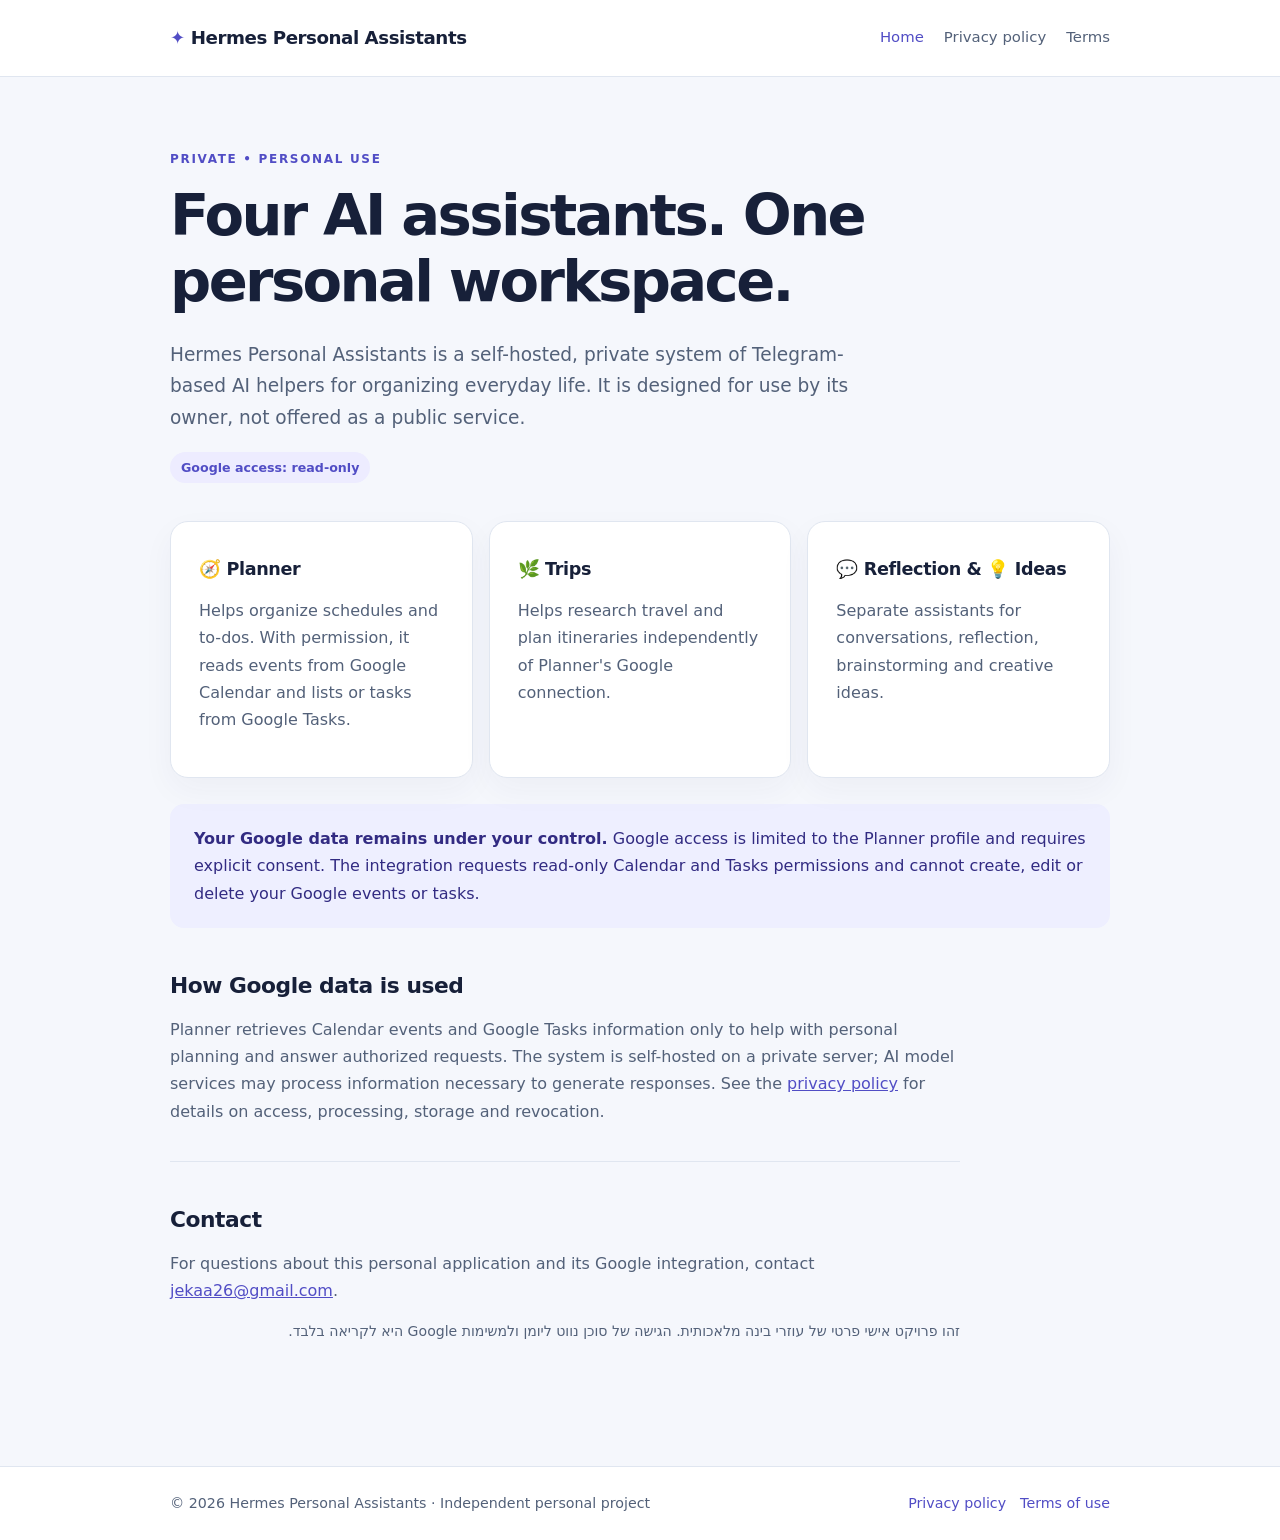
<file: index.html>
<!DOCTYPE html>
<html lang="en">
<head>
<meta charset="utf-8">
<meta name="viewport" content="width=device-width,initial-scale=1">
<meta name="description" content="Hermes Personal Assistants: private Telegram-based AI assistants for planning, trips, personal reflection and ideas.">
<title>Hermes Personal Assistants · Private AI helpers</title>
<link rel="stylesheet" href="assets/style.css">
</head>
<body>
<header class="site-header"><div class="wrap header-inner"><a class="brand" href="index.html"><span class="brand-mark">✦</span> Hermes Personal Assistants</a><nav aria-label="Main navigation"><a href="index.html" aria-current="page">Home</a><a href="privacy.html">Privacy policy</a><a href="terms.html">Terms</a></nav></div></header>
<main class="wrap">
<div class="hero"><div class="eyebrow">Private • Personal use</div><h1>Four AI assistants. One personal workspace.</h1><p class="lead">Hermes Personal Assistants is a self-hosted, private system of Telegram-based AI helpers for organizing everyday life. It is designed for use by its owner, not offered as a public service.</p><span class="badge">Google access: read-only</span></div>
<div class="grid" aria-label="Assistants">
<div class="card"><h2>🧭 Planner</h2><p>Helps organize schedules and to-dos. With permission, it reads events from Google Calendar and lists or tasks from Google Tasks.</p></div>
<div class="card"><h2>🌿 Trips</h2><p>Helps research travel and plan itineraries independently of Planner's Google connection.</p></div>
<div class="card"><h2>💬 Reflection &amp; 💡 Ideas</h2><p>Separate assistants for conversations, reflection, brainstorming and creative ideas.</p></div>
</div>
<div class="notice"><strong>Your Google data remains under your control.</strong> Google access is limited to the Planner profile and requires explicit consent. The integration requests read-only Calendar and Tasks permissions and cannot create, edit or delete your Google events or tasks.</div>
<div class="content"><section><h2>How Google data is used</h2><p>Planner retrieves Calendar events and Google Tasks information only to help with personal planning and answer authorized requests. The system is self-hosted on a private server; AI model services may process information necessary to generate responses. See the <a href="privacy.html">privacy policy</a> for details on access, processing, storage and revocation.</p></section><section><h2>Contact</h2><p>For questions about this personal application and its Google integration, contact <a href="mailto:jekaa26@gmail.com">jekaa26@gmail.com</a>.</p><p class="small" lang="he" dir="rtl">זהו פרויקט אישי פרטי של עוזרי בינה מלאכותית. הגישה של סוכן נווט ליומן ולמשימות Google היא לקריאה בלבד.</p></section></div>
</main><footer class="site-footer"><div class="wrap footer-inner"><span>© 2026 Hermes Personal Assistants · Independent personal project</span><span><a href="privacy.html">Privacy policy</a><a href="terms.html">Terms of use</a></span></div></footer>
</body>
</html>
</file>
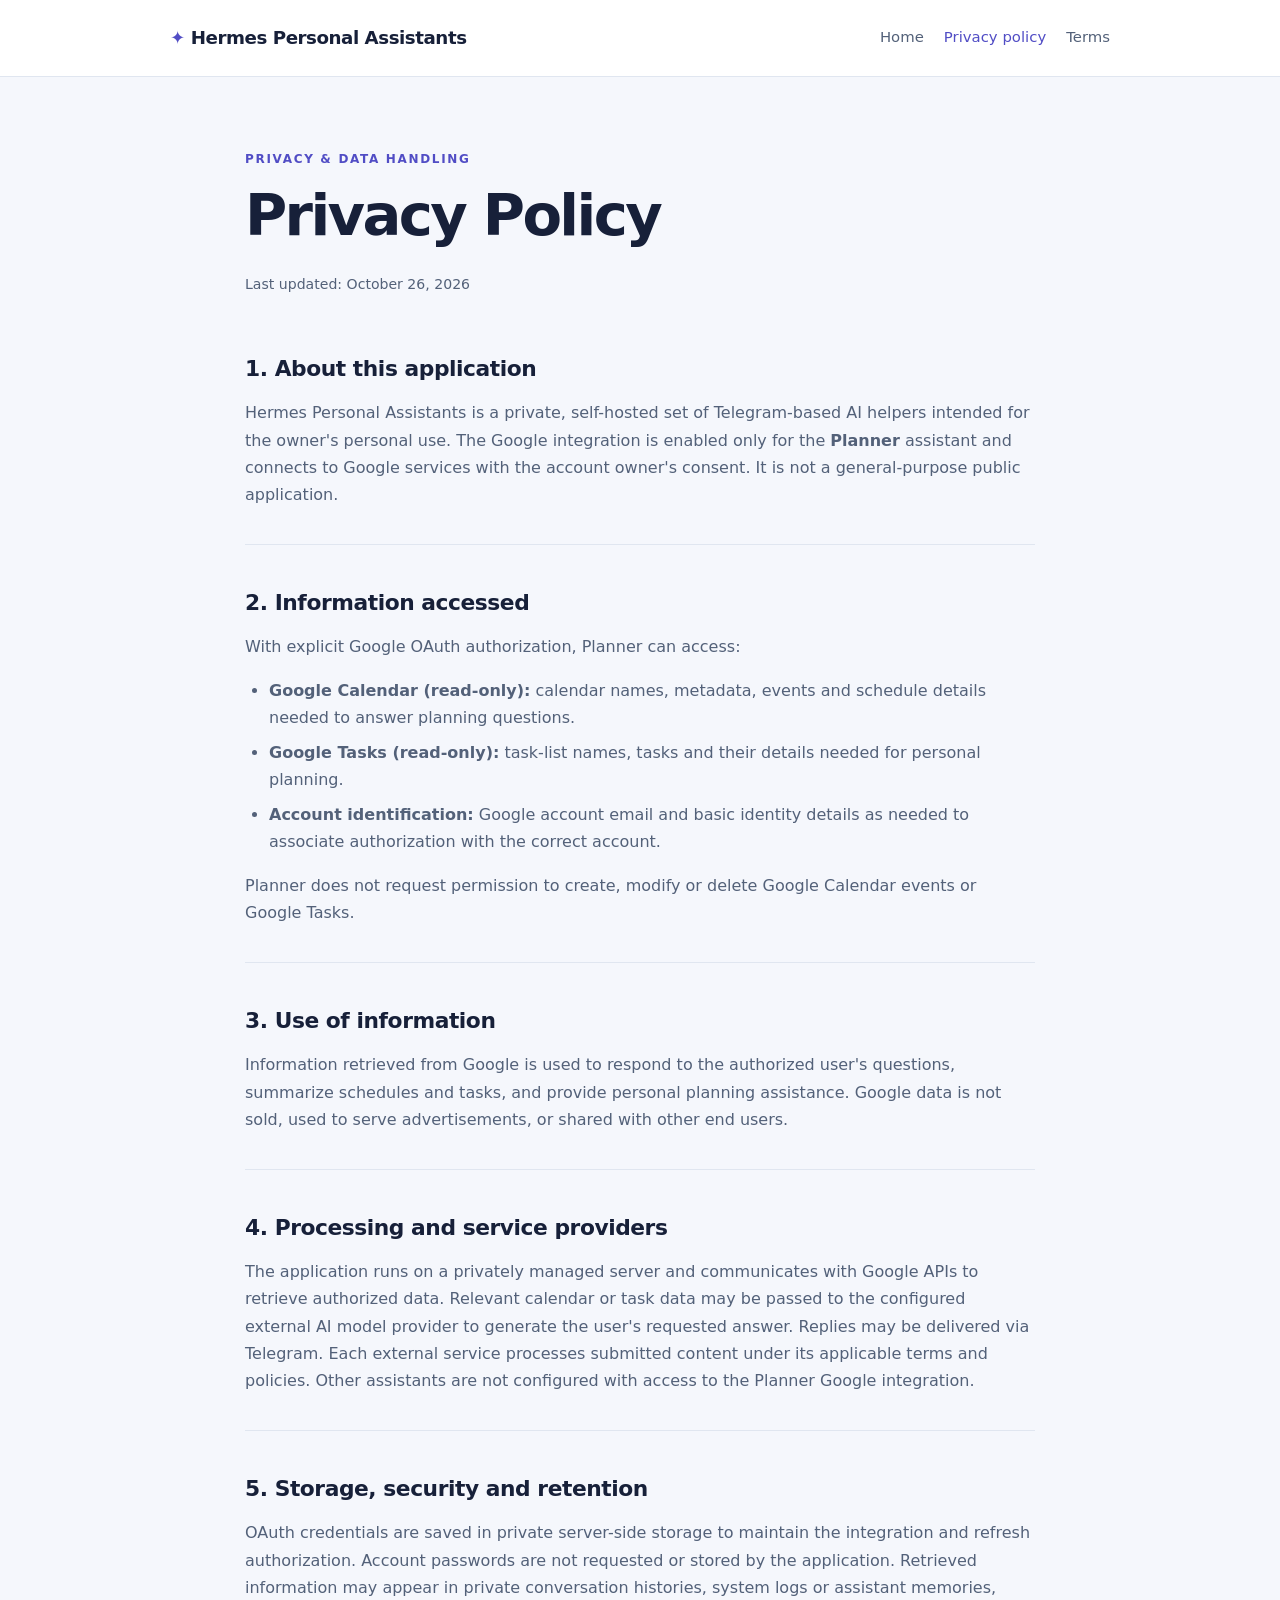
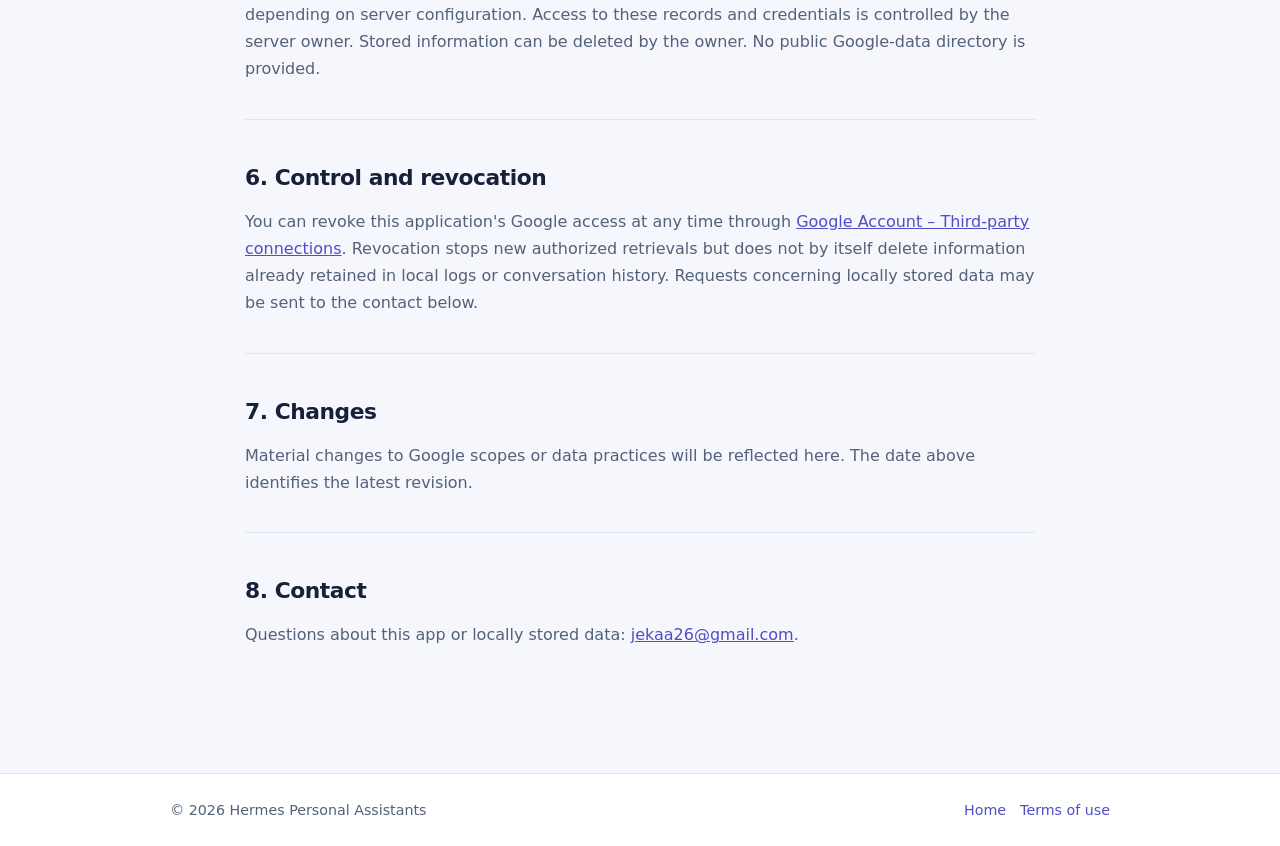
<file: privacy.html>
<!DOCTYPE html><html lang="en"><head><meta charset="utf-8"><meta name="viewport" content="width=device-width,initial-scale=1"><meta name="description" content="Privacy policy for Hermes Personal Assistants and its Google Calendar / Google Tasks integration."><title>Privacy Policy · Hermes Personal Assistants</title><link rel="stylesheet" href="assets/style.css"></head><body><header class="site-header"><div class="wrap header-inner"><a class="brand" href="index.html"><span class="brand-mark">✦</span> Hermes Personal Assistants</a><nav aria-label="Main navigation"><a href="index.html">Home</a><a href="privacy.html" aria-current="page">Privacy policy</a><a href="terms.html">Terms</a></nav></div></header><main class="wrap content"><div class="eyebrow">Privacy &amp; data handling</div><h1>Privacy Policy</h1><p class="small">Last updated: October 26, 2026</p>
<section><h2>1. About this application</h2><p>Hermes Personal Assistants is a private, self-hosted set of Telegram-based AI helpers intended for the owner's personal use. The Google integration is enabled only for the <strong>Planner</strong> assistant and connects to Google services with the account owner's consent. It is not a general-purpose public application.</p></section>
<section><h2>2. Information accessed</h2><p>With explicit Google OAuth authorization, Planner can access:</p><ul><li><strong>Google Calendar (read-only):</strong> calendar names, metadata, events and schedule details needed to answer planning questions.</li><li><strong>Google Tasks (read-only):</strong> task-list names, tasks and their details needed for personal planning.</li><li><strong>Account identification:</strong> Google account email and basic identity details as needed to associate authorization with the correct account.</li></ul><p>Planner does not request permission to create, modify or delete Google Calendar events or Google Tasks.</p></section>
<section><h2>3. Use of information</h2><p>Information retrieved from Google is used to respond to the authorized user's questions, summarize schedules and tasks, and provide personal planning assistance. Google data is not sold, used to serve advertisements, or shared with other end users.</p></section>
<section><h2>4. Processing and service providers</h2><p>The application runs on a privately managed server and communicates with Google APIs to retrieve authorized data. Relevant calendar or task data may be passed to the configured external AI model provider to generate the user's requested answer. Replies may be delivered via Telegram. Each external service processes submitted content under its applicable terms and policies. Other assistants are not configured with access to the Planner Google integration.</p></section>
<section><h2>5. Storage, security and retention</h2><p>OAuth credentials are saved in private server-side storage to maintain the integration and refresh authorization. Account passwords are not requested or stored by the application. Retrieved information may appear in private conversation histories, system logs or assistant memories, depending on server configuration. Access to these records and credentials is controlled by the server owner. Stored information can be deleted by the owner. No public Google-data directory is provided.</p></section>
<section><h2>6. Control and revocation</h2><p>You can revoke this application's Google access at any time through <a href="https://myaccount.google.com/connections" rel="noopener noreferrer">Google Account – Third-party connections</a>. Revocation stops new authorized retrievals but does not by itself delete information already retained in local logs or conversation history. Requests concerning locally stored data may be sent to the contact below.</p></section>
<section><h2>7. Changes</h2><p>Material changes to Google scopes or data practices will be reflected here. The date above identifies the latest revision.</p></section>
<section><h2>8. Contact</h2><p>Questions about this app or locally stored data: <a href="mailto:jekaa26@gmail.com">jekaa26@gmail.com</a>.</p></section></main><footer class="site-footer"><div class="wrap footer-inner"><span>© 2026 Hermes Personal Assistants</span><span><a href="index.html">Home</a><a href="terms.html">Terms of use</a></span></div></footer></body></html>
</file>
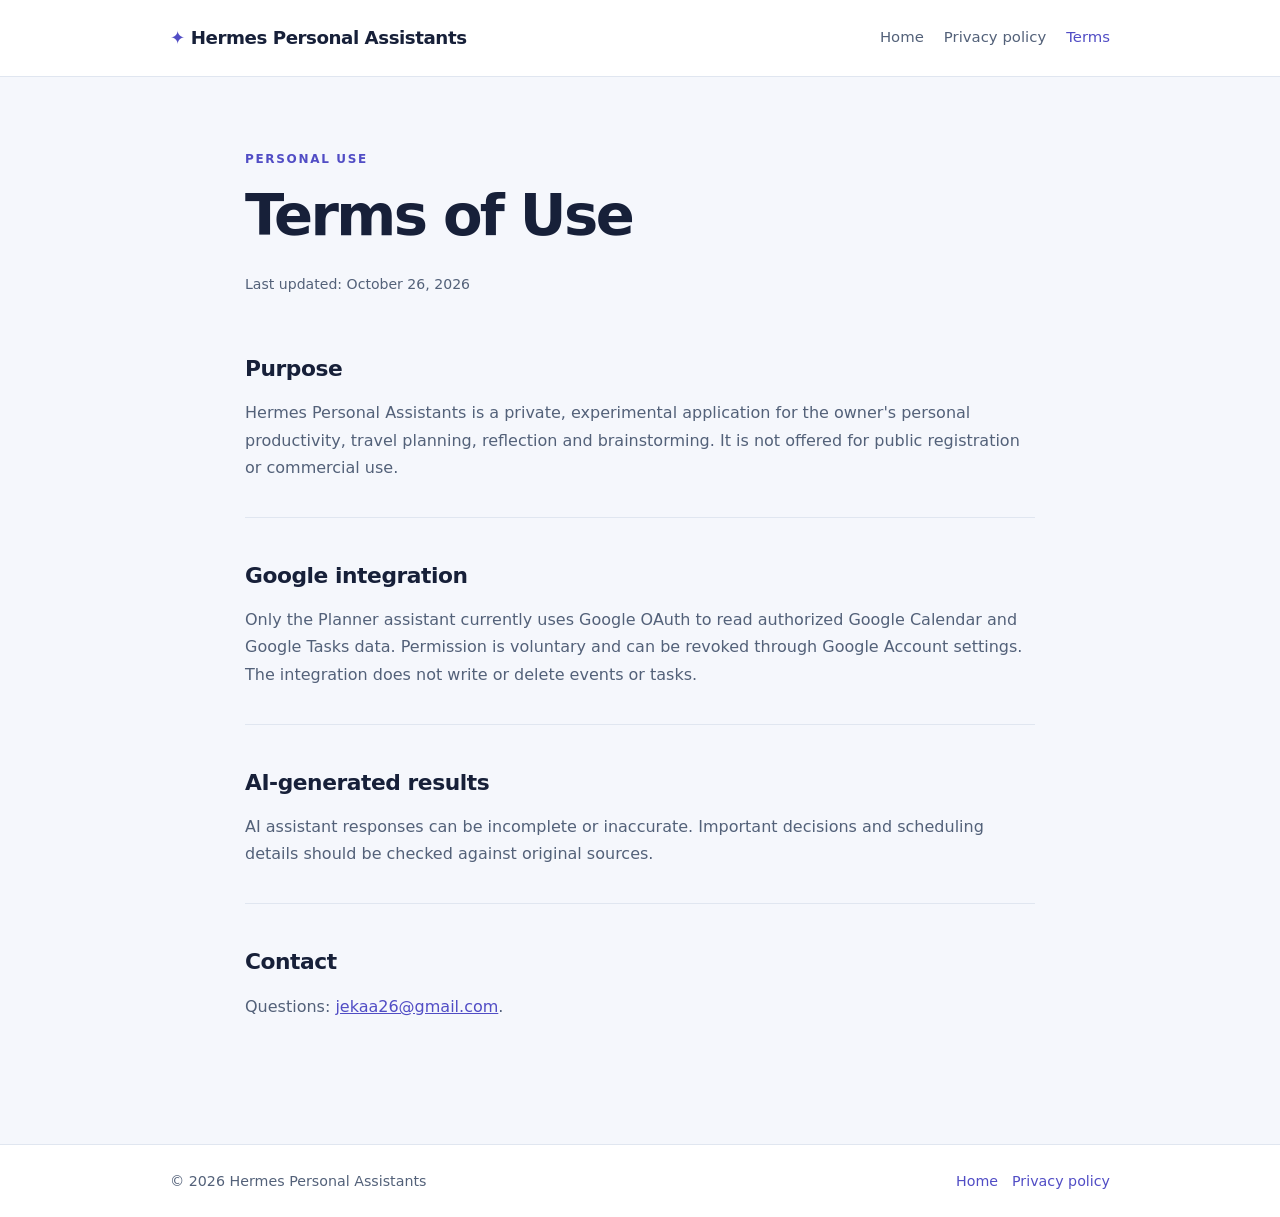
<file: terms.html>
<!DOCTYPE html><html lang="en"><head><meta charset="utf-8"><meta name="viewport" content="width=device-width,initial-scale=1"><meta name="description" content="Terms of use for the private Hermes Personal Assistants application."><title>Terms of Use · Hermes Personal Assistants</title><link rel="stylesheet" href="assets/style.css"></head><body><header class="site-header"><div class="wrap header-inner"><a class="brand" href="index.html"><span class="brand-mark">✦</span> Hermes Personal Assistants</a><nav aria-label="Main navigation"><a href="index.html">Home</a><a href="privacy.html">Privacy policy</a><a href="terms.html" aria-current="page">Terms</a></nav></div></header><main class="wrap content"><div class="eyebrow">Personal use</div><h1>Terms of Use</h1><p class="small">Last updated: October 26, 2026</p><section><h2>Purpose</h2><p>Hermes Personal Assistants is a private, experimental application for the owner's personal productivity, travel planning, reflection and brainstorming. It is not offered for public registration or commercial use.</p></section><section><h2>Google integration</h2><p>Only the Planner assistant currently uses Google OAuth to read authorized Google Calendar and Google Tasks data. Permission is voluntary and can be revoked through Google Account settings. The integration does not write or delete events or tasks.</p></section><section><h2>AI-generated results</h2><p>AI assistant responses can be incomplete or inaccurate. Important decisions and scheduling details should be checked against original sources.</p></section><section><h2>Contact</h2><p>Questions: <a href="mailto:jekaa26@gmail.com">jekaa26@gmail.com</a>.</p></section></main><footer class="site-footer"><div class="wrap footer-inner"><span>© 2026 Hermes Personal Assistants</span><span><a href="index.html">Home</a><a href="privacy.html">Privacy policy</a></span></div></footer></body></html>
</file>
<file: assets/style.css>
:root{color-scheme:light;--bg:#f5f7fc;--ink:#172039;--muted:#536179;--line:#e0e6f0;--primary:#514dc5;--card:#fff;--soft:#edecff}*{box-sizing:border-box}html{scroll-behavior:smooth}body{margin:0;background:var(--bg);color:var(--ink);font:16px/1.7 system-ui,-apple-system,"Segoe UI",Arial,sans-serif}a{color:var(--primary)}.wrap{width:min(940px,calc(100% - 36px));margin:0 auto}.site-header{border-bottom:1px solid var(--line);background:#fff}.header-inner{display:flex;align-items:center;justify-content:space-between;gap:20px;min-height:76px}.brand{font-weight:800;letter-spacing:-.025em;text-decoration:none;color:var(--ink);font-size:1.14rem}.brand-mark{color:var(--primary)}nav{display:flex;gap:20px;flex-wrap:wrap}nav a{text-decoration:none;font-size:.93rem;color:var(--muted)}nav a:hover,nav a[aria-current="page"]{color:var(--primary)}main{padding:72px 0 88px}.eyebrow{text-transform:uppercase;letter-spacing:.14em;color:var(--primary);font-weight:750;font-size:.75rem}.hero{max-width:760px;margin-bottom:38px}h1{font-size:clamp(2rem,5vw,3.6rem);line-height:1.14;letter-spacing:-.045em;margin:14px 0 24px}h2{font-size:1.36rem;line-height:1.3;letter-spacing:-.02em;margin:2rem 0 .6rem}h3{font-size:1.03rem;margin-bottom:.45rem}.lead{font-size:1.16rem;color:var(--muted);max-width:700px}.card{border:1px solid var(--line);background:var(--card);border-radius:18px;padding:28px;box-shadow:0 12px 32px rgba(35,55,102,.045)}.grid{display:grid;grid-template-columns:repeat(3,minmax(0,1fr));gap:16px}.card p,.content p,.content li{color:var(--muted)}.card h2{margin:8px 0;font-size:1.1rem}.badge{display:inline-block;background:var(--soft);color:var(--primary);font-weight:700;padding:5px 11px;border-radius:999px;font-size:.79rem}.notice{margin-top:26px;background:#eeefff;border-radius:14px;padding:21px 24px;color:#322b82}.content{max-width:790px}.content section{border-bottom:1px solid var(--line);padding:12px 0 20px}.content section:last-child{border:0}.content ul{padding-inline-start:24px}.content li+li{margin-top:8px}.site-footer{border-top:1px solid var(--line);background:#fff;color:var(--muted);font-size:.89rem}.footer-inner{display:flex;gap:14px;align-items:center;justify-content:space-between;flex-wrap:wrap;padding:24px 0}.footer-inner a{margin-left:14px;text-decoration:none}.small{font-size:.88rem;color:var(--muted)}@media(max-width:720px){.grid{grid-template-columns:1fr}.header-inner{align-items:flex-start;flex-direction:column;justify-content:center;padding:17px 0;gap:8px}main{padding:42px 0 55px}.card{padding:22px}}
</file>
